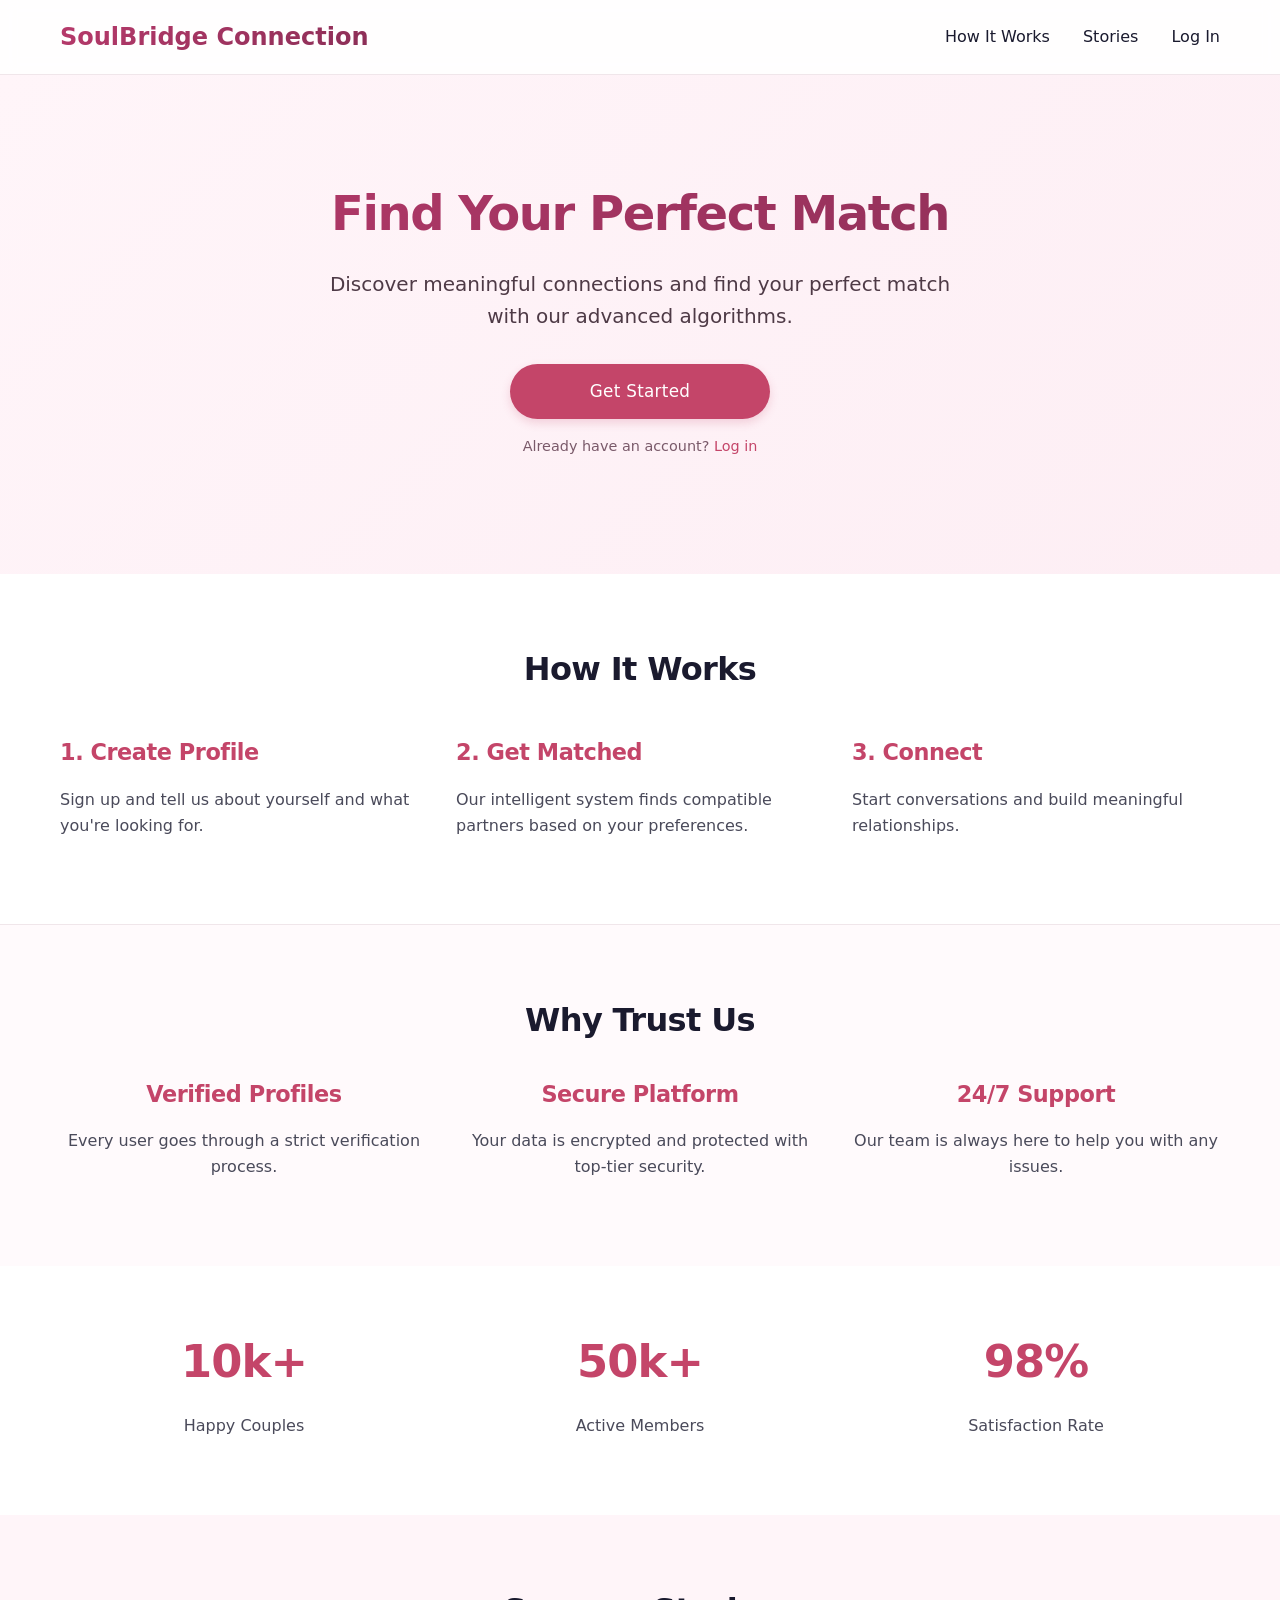
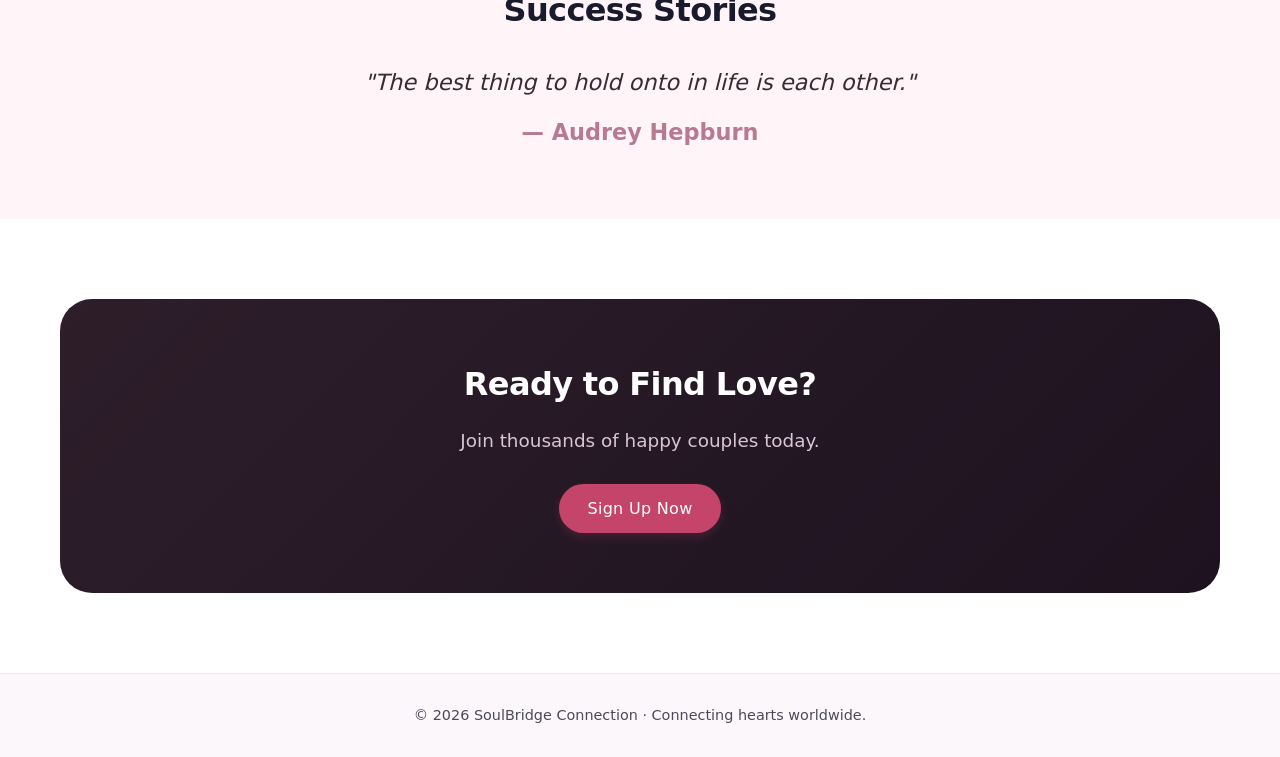
<file: index.html>
<!DOCTYPE html>
<html lang="en">
<head>
  <meta charset="UTF-8">
  <meta name="viewport" content="width=device-width, initial-scale=1.0">
  <title>SoulBridge Connection · Find Your Perfect Match</title>
  <meta name="description" content="SoulBridge Connection helps you discover meaningful relationships and find your perfect match.">
  <meta name="theme-color" content="#c44569">
  <link rel="icon" href="data:image/svg+xml,<svg xmlns='http://www.w3.org/2000/svg' viewBox='0 0 100 100'><text y='.9em' font-size='90'>💞</text></svg>">
  <link rel="stylesheet" href="css/style.css">
</head>
<body>

  <!-- HEADER -->
  <header class="site-header">
    <div class="shell">
      <a href="index.html" class="logo">SoulBridge Connection</a>
      <nav class="site-nav">
        <a href="#how">How It Works</a>
        <a href="#stories">Stories</a>
        <a href="login.html">Log In</a>
      </nav>
    </div>
  </header>

  <!-- HERO -->
  <main>
    <section style="background: linear-gradient(135deg, #fff5f9 0%, #fdeef4 100%); padding: 100px 0;">
      <div class="shell" style="text-align: center;">
        <h1 style="font-size: 3rem; font-weight: 700; background: linear-gradient(145deg, #b83a6b, #8a2e56); -webkit-background-clip: text; -webkit-text-fill-color: transparent; background-clip: text; letter-spacing: -0.03em;">
          Find Your Perfect Match
        </h1>
        <p style="font-size: 1.25rem; max-width: 640px; margin: 0 auto 32px; color: #4e3a46;">
          Discover meaningful connections and find your perfect match with our advanced algorithms.
        </p>
        <a href="signup.html" class="btn btn-full" style="max-width: 260px; display: inline-block;">
          Get Started
        </a>
        <p style="margin-top: 16px; font-size: 0.9rem; color: #7a5a6a;">
          Already have an account? <a href="login.html">Log in</a>
        </p>
      </div>
    </section>

    <!-- HOW IT WORKS -->
    <section id="how" style="padding: 70px 0; background: #ffffff; border-bottom: 1px solid #f0e6ea;">
      <div class="shell">
        <h2 style="text-align: center;">How It Works</h2>
        <div style="display: grid; grid-template-columns: repeat(3, 1fr); gap: 28px; margin-top: 40px;">
          <div>
            <h3 style="color: #c44569;">1. Create Profile</h3>
            <p>Sign up and tell us about yourself and what you're looking for.</p>
          </div>
          <div>
            <h3 style="color: #c44569;">2. Get Matched</h3>
            <p>Our intelligent system finds compatible partners based on your preferences.</p>
          </div>
          <div>
            <h3 style="color: #c44569;">3. Connect</h3>
            <p>Start conversations and build meaningful relationships.</p>
          </div>
        </div>
      </div>
    </section>

    <!-- WHY TRUST US -->
    <section style="padding: 70px 0; background: #fffafc;">
      <div class="shell">
        <h2 style="text-align: center;">Why Trust Us</h2>
        <div style="display: grid; grid-template-columns: repeat(3, 1fr); gap: 28px; margin-top: 30px; text-align: center;">
          <div>
            <h3 style="color: #c44569;">Verified Profiles</h3>
            <p>Every user goes through a strict verification process.</p>
          </div>
          <div>
            <h3 style="color: #c44569;">Secure Platform</h3>
            <p>Your data is encrypted and protected with top-tier security.</p>
          </div>
          <div>
            <h3 style="color: #c44569;">24/7 Support</h3>
            <p>Our team is always here to help you with any issues.</p>
          </div>
        </div>
      </div>
    </section>

    <!-- STATS -->
    <section style="padding: 60px 0; background: #ffffff; text-align: center;">
      <div class="shell" style="display: grid; grid-template-columns: repeat(3, 1fr); gap: 28px;">
        <div>
          <h2 style="font-size: 2.8rem; color: #c44569; font-weight: 700;">10k+</h2>
          <p>Happy Couples</p>
        </div>
        <div>
          <h2 style="font-size: 2.8rem; color: #c44569; font-weight: 700;">50k+</h2>
          <p>Active Members</p>
        </div>
        <div>
          <h2 style="font-size: 2.8rem; color: #c44569; font-weight: 700;">98%</h2>
          <p>Satisfaction Rate</p>
        </div>
      </div>
    </section>

    <!-- STORIES -->
    <section id="stories" style="padding: 70px 0; background: #fff5f9; text-align: center;">
      <div class="shell">
        <h2>Success Stories</h2>
        <blockquote style="font-size: 1.4rem; font-style: italic; max-width: 700px; margin: 30px auto 0; color: #3a2a34; line-height: 1.5;">
          "The best thing to hold onto in life is each other."
          <footer style="margin-top: 16px; font-style: normal; font-weight: 600; color: #b87a93;">— Audrey Hepburn</footer>
        </blockquote>
      </div>
    </section>

    <!-- CTA -->
    <section style="padding: 80px 0; background: #ffffff;">
      <div class="shell">
        <div style="background: linear-gradient(135deg, #2d1e2a, #1e1220); color: white; padding: 60px 40px; border-radius: 32px; text-align: center;">
          <h2 style="color: white;">Ready to Find Love?</h2>
          <p style="color: #d9c6d0; font-size: 1.15rem;">Join thousands of happy couples today.</p>
          <a href="signup.html" class="btn" style="background: #c44569; margin-top: 12px;">
            Sign Up Now
          </a>
        </div>
      </div>
    </section>
  </main>

  <!-- FOOTER -->
  <footer class="site-footer">
    <div class="shell">
      <p style="margin: 0;">&copy; 2026 SoulBridge Connection · Connecting hearts worldwide.</p>
    </div>
  </footer>

</body>
</html>
</file>
<file: css/style.css>
/* ============================================================
   SOULBRIDGE CONNECTION — SHARED STYLES
   ============================================================ */

* {
  box-sizing: border-box;
  margin: 0;
  padding: 0;
}

:root {
  --brand-pink: #c44569;
  --brand-pink-dark: #a13253;
  --brand-pink-light: #fdeef4;
  --brand-pink-soft: #fff5f9;
  --text-dark: #1a1a2e;
  --text-body: #4a4a5a;
  --text-muted: #7a5a6a;
  --border: #f0e6ea;
  --white: #ffffff;
  --success: #28a745;
  --error: #dc3545;
}

body {
  font-family: system-ui, -apple-system, 'Segoe UI', Roboto, 'Helvetica Neue', sans-serif;
  line-height: 1.6;
  color: var(--text-dark);
  background-color: var(--brand-pink-soft);
  min-height: 100vh;
  display: flex;
  flex-direction: column;
}

.shell {
  max-width: 1200px;
  margin: 0 auto;
  padding: 0 20px;
}

h1, h2, h3, h4 {
  margin-bottom: 16px;
  font-weight: 600;
  letter-spacing: -0.02em;
  color: var(--text-dark);
}

h1 { font-size: 2.5rem; }
h2 { font-size: 2rem; }
h3 { font-size: 1.4rem; }
h4 { font-size: 1.1rem; }

p {
  margin-bottom: 16px;
  color: var(--text-body);
}

a {
  color: var(--brand-pink);
  text-decoration: none;
  transition: color 0.15s;
}

a:hover {
  color: var(--brand-pink-dark);
}

/* ============================================================
   HEADER
   ============================================================ */

.site-header {
  background: rgba(255, 255, 255, 0.85);
  backdrop-filter: blur(8px);
  border-bottom: 1px solid var(--border);
  position: sticky;
  top: 0;
  z-index: 100;
}

.site-header .shell {
  display: flex;
  justify-content: space-between;
  align-items: center;
  padding: 18px 20px;
}

.logo {
  font-size: 1.5rem;
  font-weight: 700;
  background: linear-gradient(145deg, #b83a6b, #8a2e56);
  -webkit-background-clip: text;
  -webkit-text-fill-color: transparent;
  background-clip: text;
}

.site-nav a {
  color: var(--text-dark);
  font-weight: 500;
  margin-left: 28px;
  text-decoration: none;
}

.site-nav a:hover {
  color: var(--brand-pink);
}

/* ============================================================
   BUTTONS
   ============================================================ */

.btn {
  display: inline-block;
  background: var(--brand-pink);
  color: var(--white);
  border: none;
  border-radius: 60px;
  padding: 12px 28px;
  font-size: 1rem;
  font-weight: 500;
  cursor: pointer;
  transition: all 0.2s ease;
  box-shadow: 0 4px 10px rgba(196, 69, 105, 0.2);
  letter-spacing: 0.3px;
  font-family: inherit;
  text-decoration: none;
  text-align: center;
}

.btn:hover {
  background: var(--brand-pink-dark);
  transform: translateY(-2px);
  box-shadow: 0 8px 18px rgba(196, 69, 105, 0.3);
  color: var(--white);
}

.btn:active {
  transform: translateY(0);
}

.btn-full {
  width: 100%;
  padding: 14px 28px;
  font-size: 1.05rem;
}

.btn-outline {
  background: transparent;
  color: var(--brand-pink);
  border: 2px solid var(--brand-pink);
  box-shadow: none;
}

.btn-outline:hover {
  background: var(--brand-pink);
  color: var(--white);
}

/* ============================================================
   FORMS
   ============================================================ */

.form-group {
  margin-bottom: 18px;
}

.form-group label {
  display: block;
  font-size: 0.9rem;
  font-weight: 600;
  color: var(--text-dark);
  margin-bottom: 6px;
}

.form-input {
  width: 100%;
  padding: 12px 16px;
  font-size: 1rem;
  font-family: inherit;
  color: var(--text-dark);
  background: var(--white);
  border: 1.5px solid var(--border);
  border-radius: 12px;
  transition: all 0.2s ease;
  outline: none;
}

.form-input:focus {
  border-color: var(--brand-pink);
  box-shadow: 0 0 0 3px rgba(196, 69, 105, 0.12);
}

.form-input::placeholder {
  color: #b5a5ad;
}

.form-error {
  color: var(--error);
  font-size: 0.85rem;
  margin-top: 6px;
  display: none;
}

.form-error.show {
  display: block;
}

/* ============================================================
   CARDS
   ============================================================ */

.card {
  background: var(--white);
  border: 1px solid var(--border);
  border-radius: 20px;
  padding: 32px;
  box-shadow: 0 10px 25px -8px rgba(0, 0, 0, 0.08);
}

.auth-card {
  max-width: 440px;
  margin: 40px auto;
  padding: 40px 32px;
}

.auth-card h1 {
  text-align: center;
  font-size: 1.8rem;
  margin-bottom: 8px;
}

.auth-card .subtitle {
  text-align: center;
  color: var(--text-muted);
  font-size: 0.95rem;
  margin-bottom: 28px;
}

.auth-card .footer-link {
  text-align: center;
  margin-top: 20px;
  font-size: 0.9rem;
  color: var(--text-muted);
}

/* ============================================================
   ALERTS
   ============================================================ */

.alert {
  padding: 12px 16px;
  border-radius: 10px;
  font-size: 0.9rem;
  font-weight: 500;
  margin-bottom: 18px;
  display: none;
}

.alert.show {
  display: block;
}

.alert-error {
  background: #fde8ea;
  color: #a02030;
  border: 1px solid #f5c6cb;
}

.alert-success {
  background: #d4edda;
  color: #155724;
  border: 1px solid #c3e6cb;
}

/* ============================================================
   FOOTER
   ============================================================ */

.site-footer {
  background: #fcf7fa;
  border-top: 1px solid var(--border);
  color: var(--text-muted);
  margin-top: auto;
}

.site-footer .shell {
  padding: 30px 20px;
  text-align: center;
  font-size: 0.9rem;
}

/* ============================================================
   RESPONSIVE
   ============================================================ */

@media (max-width: 600px) {
  h1 { font-size: 2rem; }
  h2 { font-size: 1.6rem; }

  .auth-card {
    padding: 28px 20px;
    margin: 20px auto;
  }

  .site-nav a {
    margin-left: 16px;
    font-size: 0.9rem;
  }
}
</file>
